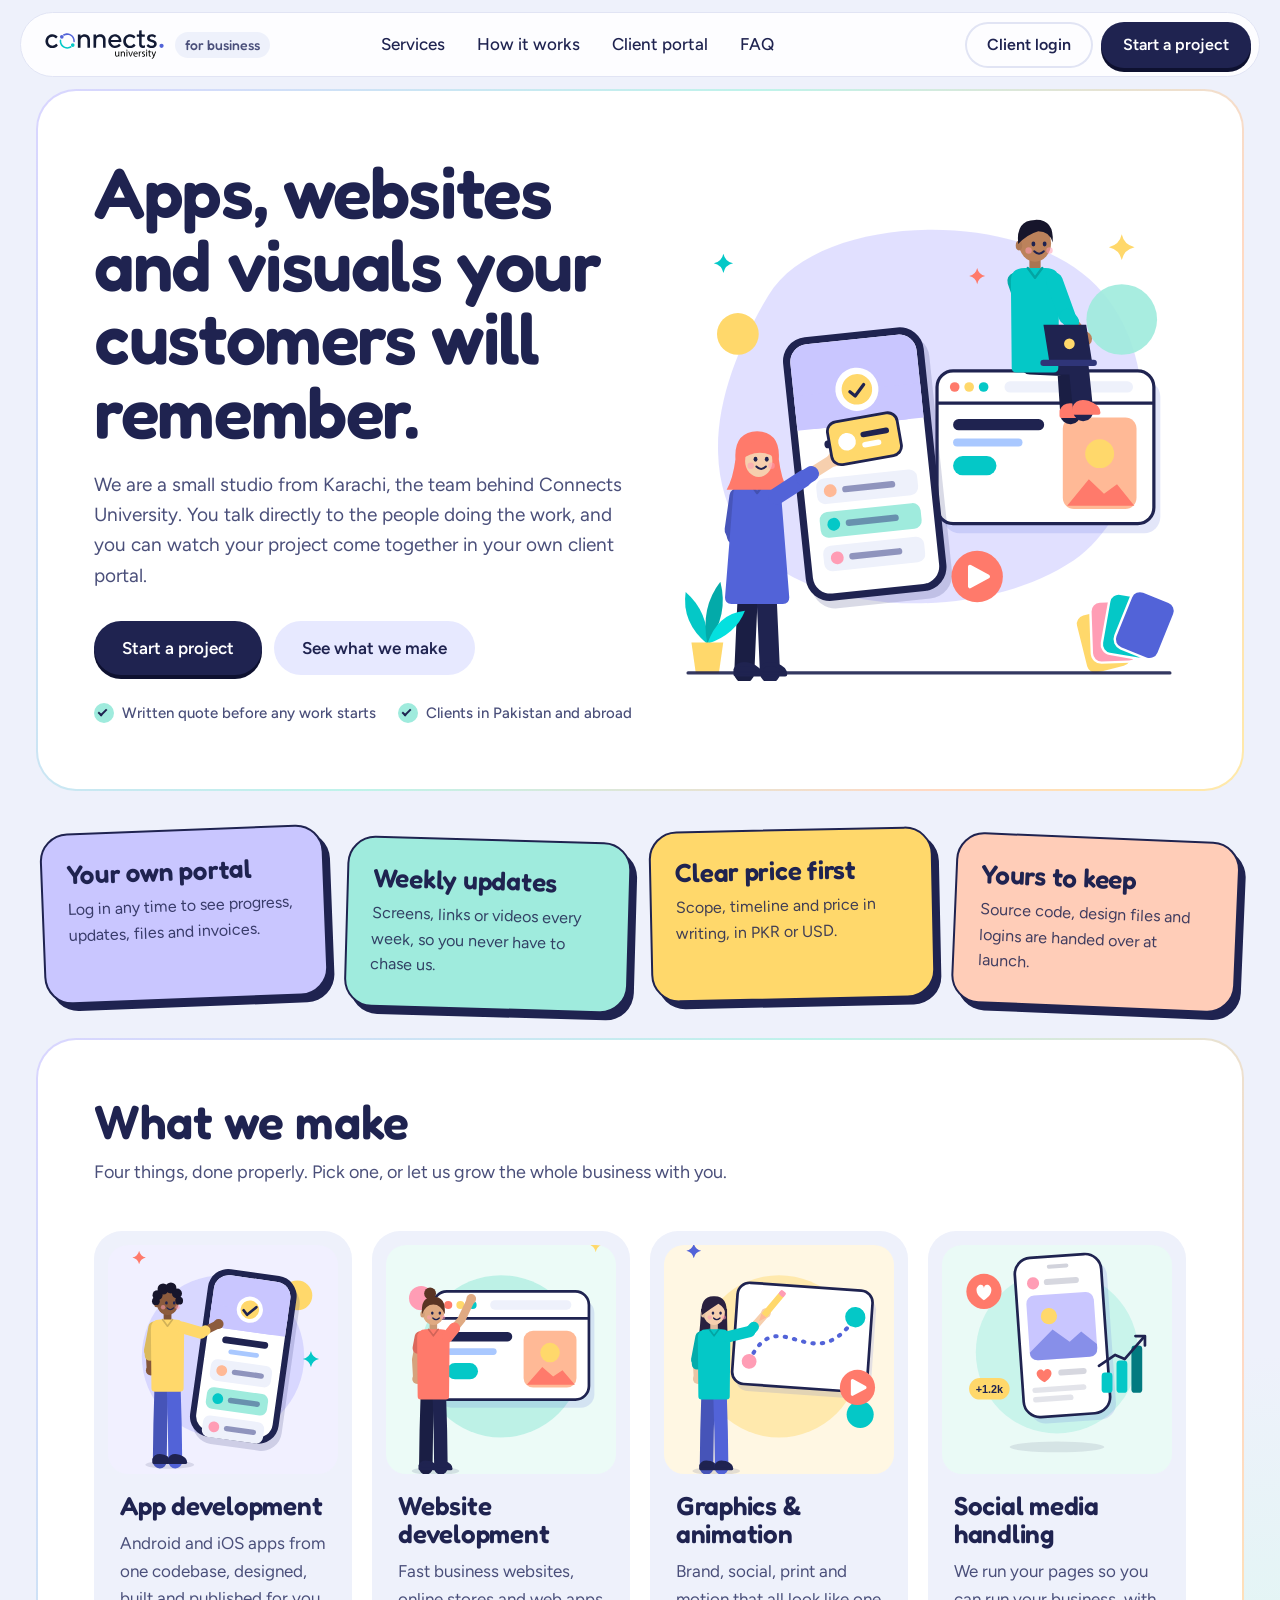
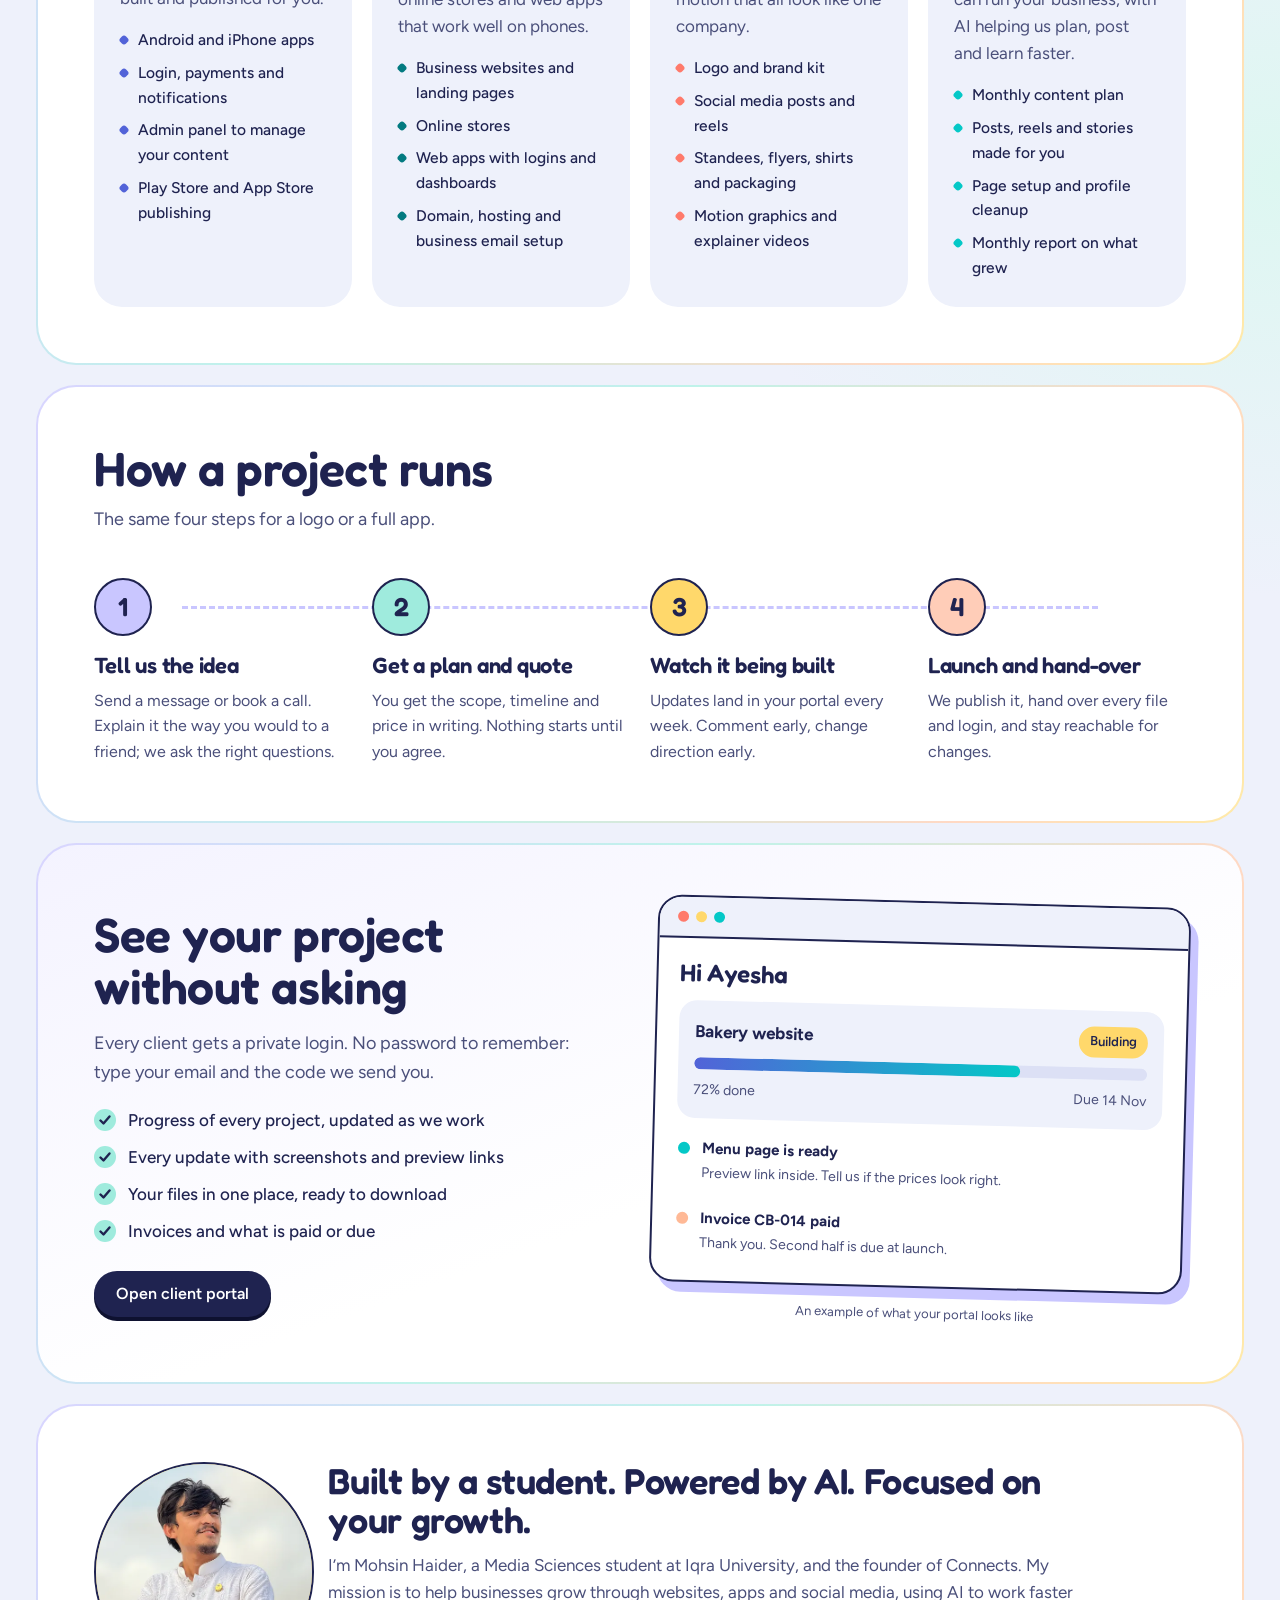
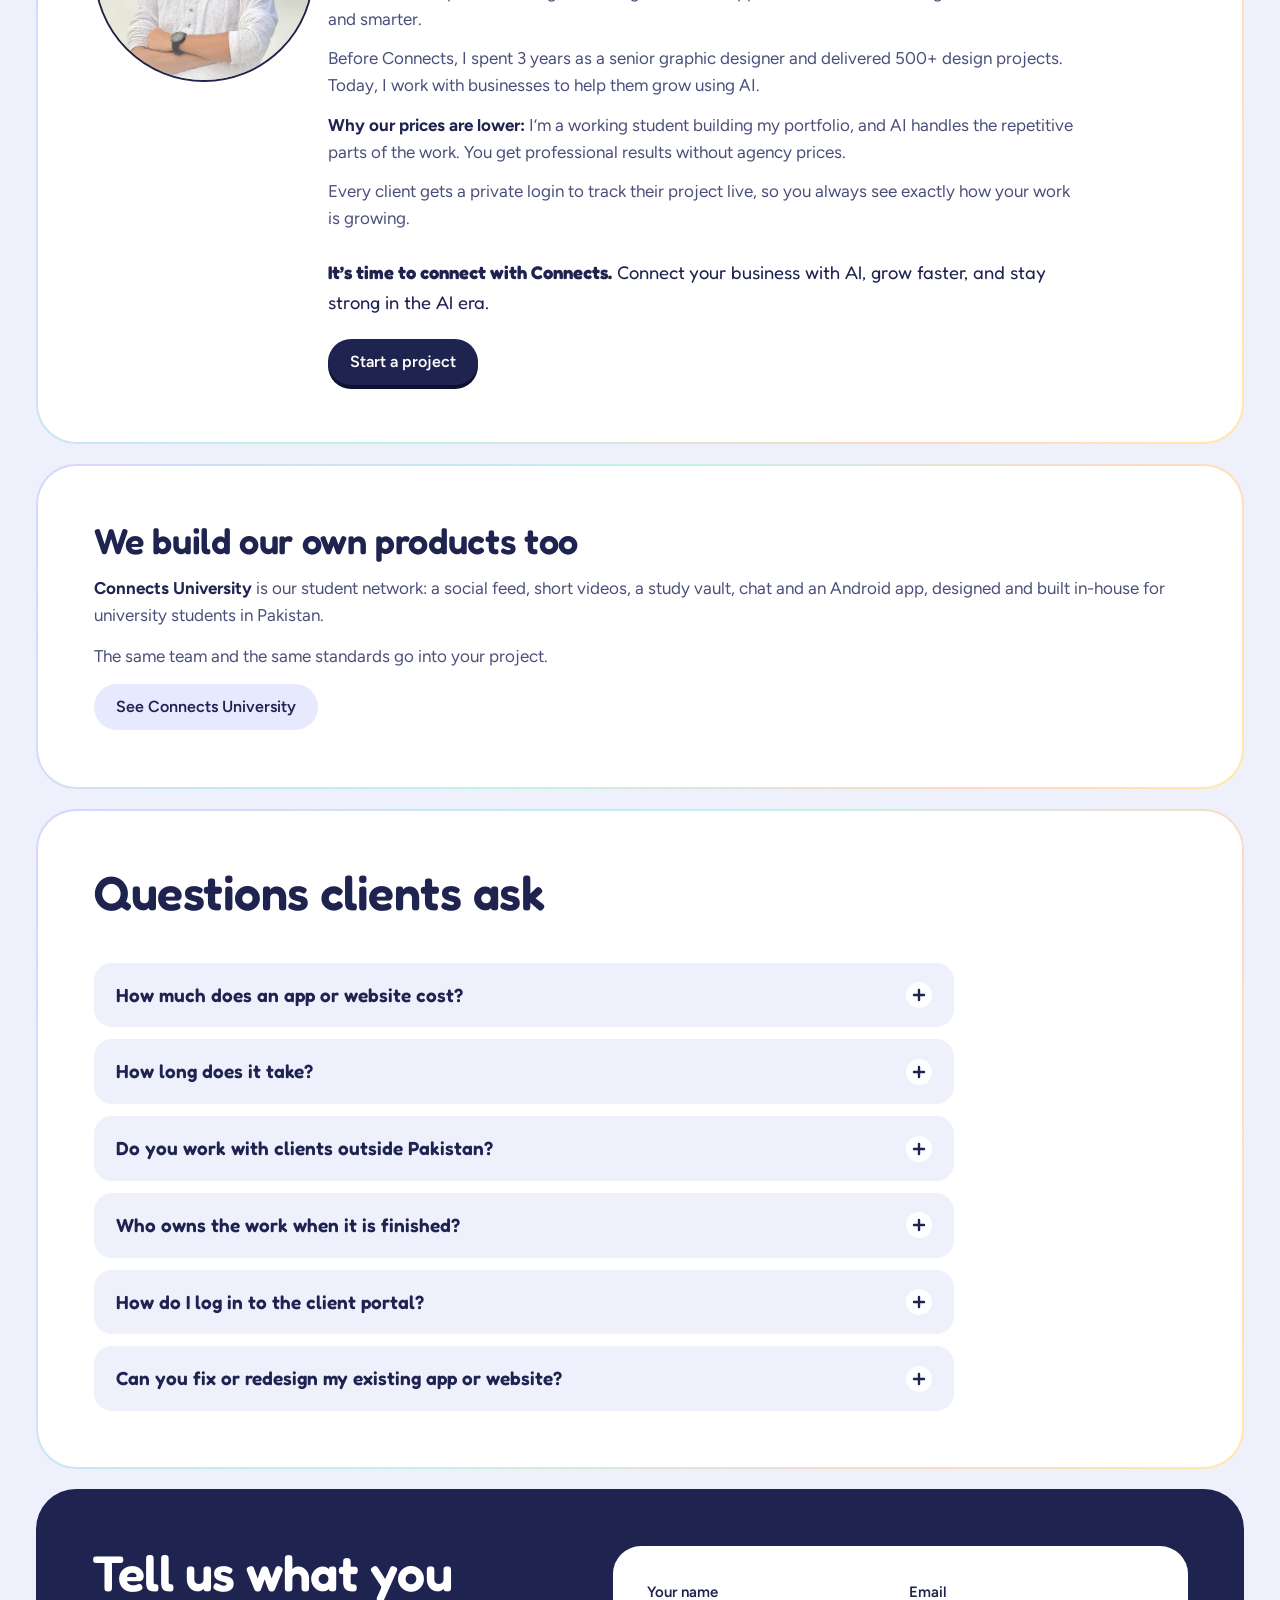
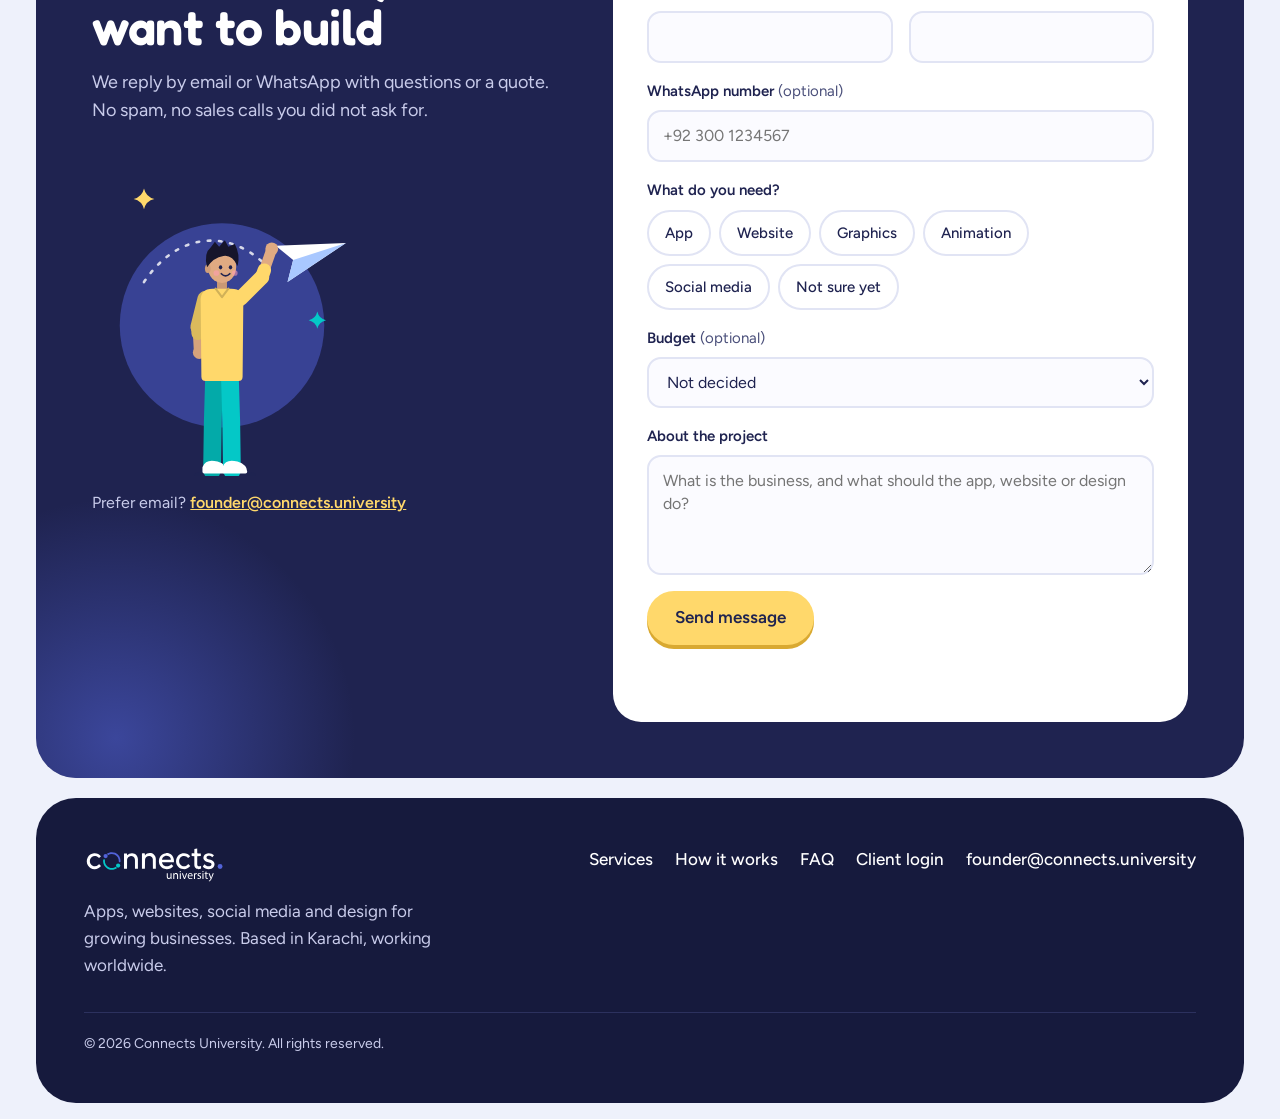
<file: index.html>
<!doctype html>
<html lang="en">
<head>
  <meta charset="utf-8">
  <meta name="viewport" content="width=device-width, initial-scale=1">
  <title>Connects Business | Apps, websites, social media and design with AI</title>
  <meta name="description" content="Connects builds apps, websites, social media and brand design for growing businesses, using AI to work faster. Clear quotes in PKR or USD, weekly updates and your own client portal.">
  <meta name="theme-color" content="#EEF1FB">
  <link rel="icon" href="/img/icon.svg" type="image/svg+xml">
  <meta property="og:title" content="Connects Business | Apps, websites, social media and design with AI">
  <meta property="og:description" content="Apps, websites, social media and design, with a client portal to watch your business grow.">
  <meta property="og:image" content="https://business.connects.university/img/og.jpg">
  <meta property="og:type" content="website">
  <script type="module" crossorigin src="/assets/main-DgNa8-e2.js"></script>
  <link rel="modulepreload" crossorigin href="/assets/config-z10eBw31.js">
  <link rel="stylesheet" crossorigin href="/assets/config-BLILpZjq.css">
  <style>
    .services{grid-template-columns:repeat(4,1fr)}
    @media (width<=1200px){.services{grid-template-columns:repeat(2,1fr);max-width:none}}
    @media (width<=960px){.services{grid-template-columns:1fr;max-width:560px}}
    .s-social .service-art{background:#eafaf6}
    .s-social li:before{background:var(--teal)}
    .proof{grid-template-columns:1fr}
    .proof-founder{order:-1;grid-template-columns:220px 1fr;align-items:start;column-gap:40px}
    .proof-founder img{width:220px}
    .proof-founder div{max-width:68ch}
    @media (width<=720px){.proof-founder{grid-template-columns:1fr}.proof-founder img{width:150px}}
    .proof-founder .about-cta{margin-top:14px;font-family:var(--display);font-size:1.15rem;color:var(--ink)}
    .proof-founder .about-cta+.btn{margin-top:10px;justify-self:start}
  </style>
</head>
<body>
  <a class="skip" href="#main">Skip to content</a>

  <header class="nav-wrap">
    <nav class="nav" aria-label="Main">
      <a class="brand" href="./" aria-label="Connects Business home">
        <img src="/img/logo-on-light.svg" alt="Connects" width="122" height="33">
        <span class="brand-tag">for business</span>
      </a>
      <div class="nav-links">
        <a href="#services">Services</a>
        <a href="#process">How it works</a>
        <a href="#portal">Client portal</a>
        <a href="#faq">FAQ</a>
      </div>
      <div class="nav-cta">
        <a class="btn btn-ghost" href="portal/">Client login</a>
        <a class="btn btn-primary hide-sm" href="#contact">Start a project</a>
      </div>
    </nav>
  </header>

  <main id="main">
    <!-- HERO -->
    <section class="card hero" aria-labelledby="hero-title">
      <div class="hero-copy">
        <h1 id="hero-title">Apps, websites and visuals your customers will remember.</h1>
        <p class="lead">We are a small studio from Karachi, the team behind Connects University. You talk directly to the people doing the work, and you can watch your project come together in your own client portal.</p>
        <div class="hero-actions">
          <a class="btn btn-primary btn-lg" href="#contact">Start a project</a>
          <a class="btn btn-soft btn-lg" href="#services">See what we make</a>
        </div>
        <ul class="hero-points">
          <li><span class="tick" aria-hidden="true"></span>Written quote before any work starts</li>
          <li><span class="tick" aria-hidden="true"></span>Clients in Pakistan and abroad</li>
        </ul>
      </div>
      <div class="hero-art">
        <img src="/illus/hero.svg" alt="" width="640" height="600" fetchpriority="high">
      </div>
    </section>

    <!-- PROMISES (tilted cards) -->
    <section class="promises" aria-label="How we treat every project">
      <article class="promise p1">
        <h2>Your own portal</h2>
        <p>Log in any time to see progress, updates, files and invoices.</p>
      </article>
      <article class="promise p2">
        <h2>Weekly updates</h2>
        <p>Screens, links or videos every week, so you never have to chase us.</p>
      </article>
      <article class="promise p3">
        <h2>Clear price first</h2>
        <p>Scope, timeline and price in writing, in PKR or USD.</p>
      </article>
      <article class="promise p4">
        <h2>Yours to keep</h2>
        <p>Source code, design files and logins are handed over at launch.</p>
      </article>
    </section>

    <!-- SERVICES -->
    <section class="card" id="services" aria-labelledby="services-title">
      <div class="section-head">
        <h2 id="services-title">What we make</h2>
        <p>Four things, done properly. Pick one, or let us grow the whole business with you.</p>
      </div>
      <div class="services">
        <article class="service s-app">
          <div class="service-art"><img src="/illus/svc-app.svg" alt="" width="340" height="380" loading="lazy"></div>
          <h3>App development</h3>
          <p>Android and iOS apps from one codebase, designed, built and published for you.</p>
          <ul>
            <li>Android and iPhone apps</li>
            <li>Login, payments and notifications</li>
            <li>Admin panel to manage your content</li>
            <li>Play Store and App Store publishing</li>
          </ul>
        </article>
        <article class="service s-web">
          <div class="service-art"><img src="/illus/svc-web.svg" alt="" width="340" height="380" loading="lazy"></div>
          <h3>Website development</h3>
          <p>Fast business websites, online stores and web apps that work well on phones.</p>
          <ul>
            <li>Business websites and landing pages</li>
            <li>Online stores</li>
            <li>Web apps with logins and dashboards</li>
            <li>Domain, hosting and business email setup</li>
          </ul>
        </article>
        <article class="service s-motion">
          <div class="service-art"><img src="/illus/svc-motion.svg" alt="" width="340" height="380" loading="lazy"></div>
          <h3>Graphics &amp; animation</h3>
          <p>Brand, social, print and motion that all look like one company.</p>
          <ul>
            <li>Logo and brand kit</li>
            <li>Social media posts and reels</li>
            <li>Standees, flyers, shirts and packaging</li>
            <li>Motion graphics and explainer videos</li>
          </ul>
        </article>
        <article class="service s-social">
          <div class="service-art"><img src="/illus/svc-social.svg" alt="" width="340" height="380" loading="lazy"></div>
          <h3>Social media handling</h3>
          <p>We run your pages so you can run your business, with AI helping us plan, post and learn faster.</p>
          <ul>
            <li>Monthly content plan</li>
            <li>Posts, reels and stories made for you</li>
            <li>Page setup and profile cleanup</li>
            <li>Monthly report on what grew</li>
          </ul>
        </article>
      </div>
    </section>

    <!-- PROCESS -->
    <section class="card" id="process" aria-labelledby="process-title">
      <div class="section-head">
        <h2 id="process-title">How a project runs</h2>
        <p>The same four steps for a logo or a full app.</p>
      </div>
      <ol class="steps">
        <li class="step">
          <span class="step-n" aria-hidden="true">1</span>
          <h3>Tell us the idea</h3>
          <p>Send a message or book a call. Explain it the way you would to a friend; we ask the right questions.</p>
        </li>
        <li class="step">
          <span class="step-n" aria-hidden="true">2</span>
          <h3>Get a plan and quote</h3>
          <p>You get the scope, timeline and price in writing. Nothing starts until you agree.</p>
        </li>
        <li class="step">
          <span class="step-n" aria-hidden="true">3</span>
          <h3>Watch it being built</h3>
          <p>Updates land in your portal every week. Comment early, change direction early.</p>
        </li>
        <li class="step">
          <span class="step-n" aria-hidden="true">4</span>
          <h3>Launch and hand-over</h3>
          <p>We publish it, hand over every file and login, and stay reachable for changes.</p>
        </li>
      </ol>
    </section>

    <!-- PORTAL PREVIEW -->
    <section class="card portal-card" id="portal" aria-labelledby="portal-title">
      <div class="portal-copy">
        <h2 id="portal-title">See your project without asking</h2>
        <p>Every client gets a private login. No password to remember: type your email and the code we send you.</p>
        <ul class="checks">
          <li>Progress of every project, updated as we work</li>
          <li>Every update with screenshots and preview links</li>
          <li>Your files in one place, ready to download</li>
          <li>Invoices and what is paid or due</li>
        </ul>
        <a class="btn btn-primary" href="portal/">Open client portal</a>
      </div>
      <div class="portal-mock" aria-hidden="true">
        <div class="mock-window">
          <div class="mock-top"><span></span><span></span><span></span></div>
          <div class="mock-body">
            <p class="mock-hello">Hi Ayesha</p>
            <div class="mock-project">
              <div class="mock-row">
                <strong>Bakery website</strong>
                <span class="pill pill-build">Building</span>
              </div>
              <div class="bar"><i style="width:72%"></i></div>
              <div class="mock-row small"><span>72% done</span><span>Due 14 Nov</span></div>
            </div>
            <div class="mock-update">
              <span class="dot d-teal"></span>
              <div><strong>Menu page is ready</strong><span>Preview link inside. Tell us if the prices look right.</span></div>
            </div>
            <div class="mock-update">
              <span class="dot d-peach"></span>
              <div><strong>Invoice CB-014 paid</strong><span>Thank you. Second half is due at launch.</span></div>
            </div>
          </div>
        </div>
        <p class="mock-note">An example of what your portal looks like</p>
      </div>
    </section>

    <!-- PROOF -->
    <section class="proof" aria-label="Who you work with">
      <article class="card proof-built">
        <h2>We build our own products too</h2>
        <p><strong>Connects University</strong> is our student network: a social feed, short videos, a study vault, chat and an Android app, designed and built in-house for university students in Pakistan.</p>
        <p>The same team and the same standards go into your project.</p>
        <a class="btn btn-soft" href="https://connects.university" rel="noopener">See Connects University</a>
      </article>
      <article class="card proof-founder">
        <img src="/img/mohsin.webp" alt="Mohsin Haider, founder of Connects" width="480" height="511" loading="lazy">
        <div>
          <h2>Built by a student. Powered by AI. Focused on your growth.</h2>
          <p>I’m Mohsin Haider, a Media Sciences student at Iqra University, and the founder of Connects. My mission is to help businesses grow through websites, apps and social media, using AI to work faster and smarter.</p>
          <p>Before Connects, I spent 3 years as a senior graphic designer and delivered 500+ design projects. Today, I work with businesses to help them grow using AI.</p>
          <p><strong>Why our prices are lower:</strong> I’m a working student building my portfolio, and AI handles the repetitive parts of the work. You get professional results without agency prices.</p>
          <p>Every client gets a private login to track their project live, so you always see exactly how your work is growing.</p>
          <p class="about-cta"><strong>It’s time to connect with Connects.</strong> Connect your business with AI, grow faster, and stay strong in the AI era.</p>
          <a class="btn btn-primary" href="#contact">Start a project</a>
        </div>
      </article>
    </section>

    <!-- FAQ -->
    <section class="card" id="faq" aria-labelledby="faq-title">
      <div class="section-head">
        <h2 id="faq-title">Questions clients ask</h2>
      </div>
      <div class="faq">
        <details>
          <summary>How much does an app or website cost?</summary>
          <p>It depends on what it needs to do. After a short call we send a written quote in PKR, or USD for clients abroad, so you know the full price before anything starts. We usually split payment into parts tied to milestones.</p>
        </details>
        <details>
          <summary>How long does it take?</summary>
          <p>A logo or a set of social posts usually takes a few days. A business website usually takes one to three weeks, and an app usually takes one to three months. Your quote shows the exact dates.</p>
        </details>
        <details>
          <summary>Do you work with clients outside Pakistan?</summary>
          <p>Yes. We work over WhatsApp, email and video calls, and we can quote and invoice in USD. Your portal works the same from anywhere.</p>
        </details>
        <details>
          <summary>Who owns the work when it is finished?</summary>
          <p>You do. At launch we hand over the source code, design files, and every login for your domain, hosting and app store accounts.</p>
        </details>
        <details>
          <summary>How do I log in to the client portal?</summary>
          <p>When your project starts we add your email. Open the client portal, type that email, then type the code we send you. There is no password to remember.</p>
        </details>
        <details>
          <summary>Can you fix or redesign my existing app or website?</summary>
          <p>Yes. Send us the link and tell us what is not working. We will tell you honestly whether fixing it or rebuilding it costs less.</p>
        </details>
      </div>
    </section>

    <!-- CONTACT -->
    <section class="cta" id="contact" aria-labelledby="contact-title">
      <div class="cta-copy">
        <h2 id="contact-title">Tell us what you want to build</h2>
        <p>We reply by email or WhatsApp with questions or a quote. No spam, no sales calls you did not ask for.</p>
        <img src="/illus/cta.svg" alt="" width="300" height="380" loading="lazy">
        <p class="cta-mail">Prefer email? <a href="mailto:founder@connects.university">founder@connects.university</a></p>
      </div>
      <form class="lead-form" id="lead-form" novalidate>
        <div class="field-row">
          <label class="field"><span>Your name</span><input name="name" autocomplete="name" required maxlength="80"></label>
          <label class="field"><span>Email</span><input name="email" type="email" autocomplete="email" required maxlength="160"></label>
        </div>
        <label class="field"><span>WhatsApp number <em>(optional)</em></span><input name="phone" type="tel" autocomplete="tel" inputmode="tel" maxlength="30" placeholder="+92 300 1234567"></label>
        <fieldset class="field chips">
          <legend>What do you need?</legend>
          <label><input type="checkbox" name="services" value="app"><span>App</span></label>
          <label><input type="checkbox" name="services" value="website"><span>Website</span></label>
          <label><input type="checkbox" name="services" value="graphics"><span>Graphics</span></label>
          <label><input type="checkbox" name="services" value="animation"><span>Animation</span></label>
          <label><input type="checkbox" name="services" value="social-media"><span>Social media</span></label>
          <label><input type="checkbox" name="services" value="not-sure"><span>Not sure yet</span></label>
        </fieldset>
        <label class="field"><span>Budget <em>(optional)</em></span>
          <select name="budget">
            <option value="">Not decided</option>
            <option>Under PKR 50,000</option>
            <option>PKR 50,000 to 150,000</option>
            <option>PKR 150,000 to 400,000</option>
            <option>Above PKR 400,000</option>
            <option>I will pay in USD</option>
          </select>
        </label>
        <label class="field"><span>About the project</span><textarea name="message" rows="4" required maxlength="3000" placeholder="What is the business, and what should the app, website or design do?"></textarea></label>
        <label class="hp" aria-hidden="true">Leave this empty<input name="website" tabindex="-1" autocomplete="off"></label>
        <button class="btn btn-sun btn-lg" type="submit">Send message</button>
        <p class="form-status" role="status" aria-live="polite"></p>
      </form>
    </section>
  </main>

  <footer class="footer">
    <div class="footer-top">
      <div>
        <img src="/img/logo-on-dark.svg" alt="Connects" width="140" height="38">
        <p>Apps, websites, social media and design for growing businesses. Based in Karachi, working worldwide.</p>
      </div>
      <div class="footer-links">
        <a href="#services">Services</a>
        <a href="#process">How it works</a>
        <a href="#faq">FAQ</a>
        <a href="portal/">Client login</a>
        <a href="mailto:founder@connects.university">founder@connects.university</a>
      </div>
    </div>
    <p class="footer-legal">© <span id="year">2026</span> Connects University. All rights reserved.</p>
  </footer>
</body>
</html>
</file>
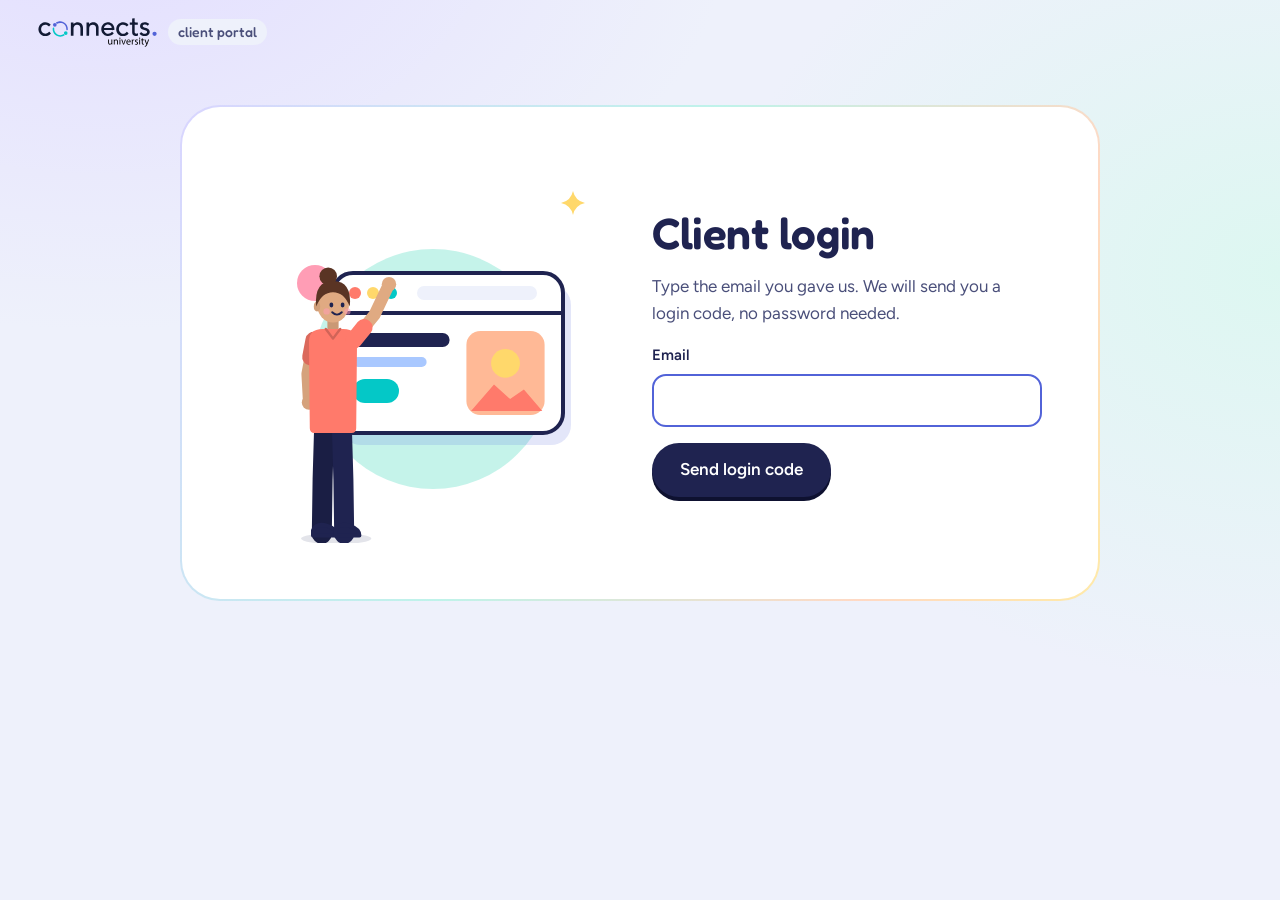
<file: portal/index.html>
<!doctype html>
<html lang="en">
<head>
  <meta charset="utf-8">
  <meta name="viewport" content="width=device-width, initial-scale=1">
  <title>Client portal | Connects Business</title>
  <meta name="robots" content="noindex">
  <meta name="theme-color" content="#EEF1FB">
  <link rel="icon" href="/img/icon.svg" type="image/svg+xml">
  <script type="module" crossorigin src="/assets/portal-DWlLsJma.js"></script>
  <link rel="modulepreload" crossorigin href="/assets/config-z10eBw31.js">
  <link rel="stylesheet" crossorigin href="/assets/config-BLILpZjq.css">
  <link rel="stylesheet" crossorigin href="/assets/portal-BVRZ99jJ.css">
</head>
<body>
  <div id="root"></div>
</body>
</html>
</file>
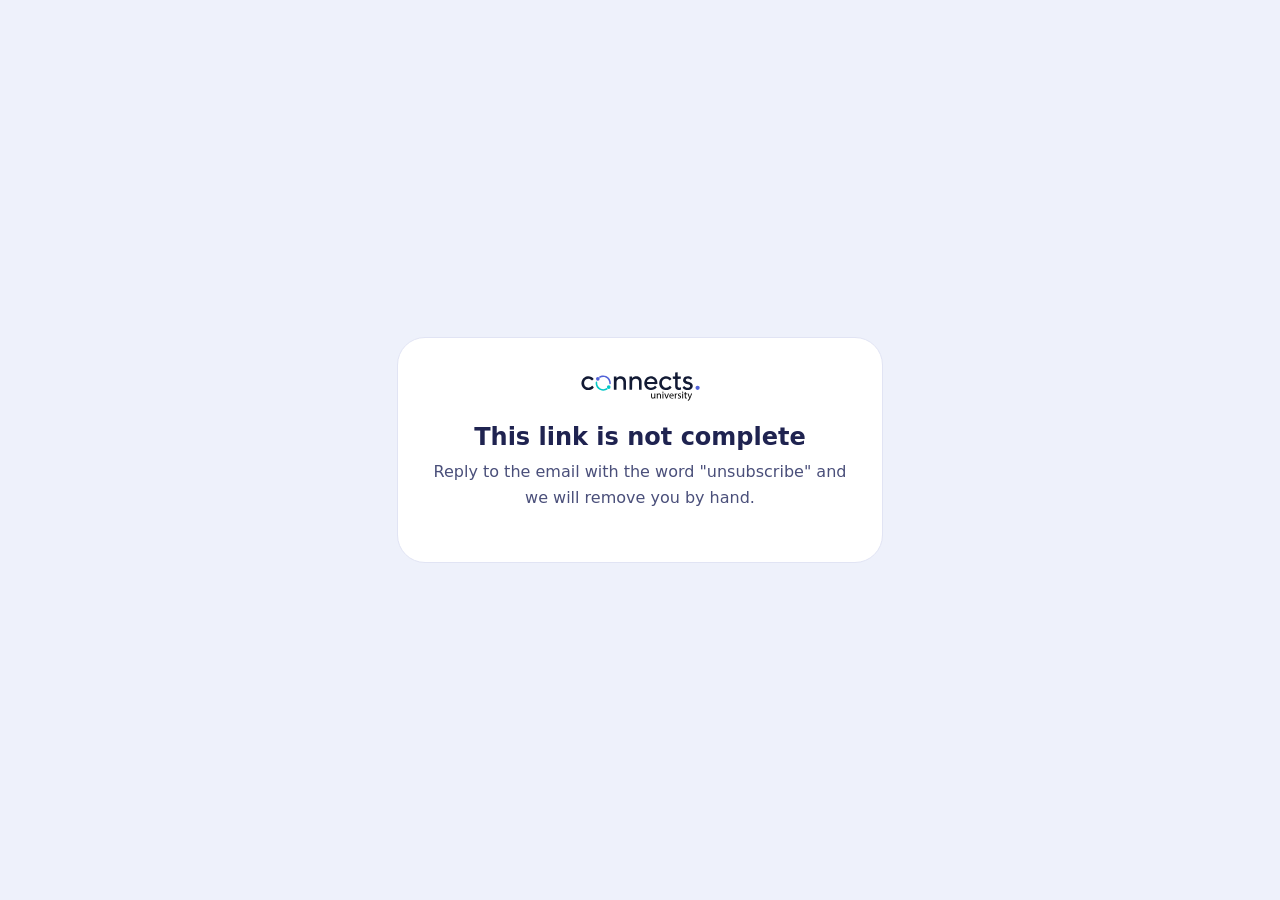
<file: unsubscribe/index.html>
<!doctype html>
<html lang="en">
<head>
  <meta charset="utf-8">
  <meta name="viewport" content="width=device-width, initial-scale=1">
  <title>Unsubscribe | Connects</title>
  <meta name="robots" content="noindex">
  <link rel="icon" href="/img/icon.svg" type="image/svg+xml">
  <style>
    body{margin:0;min-height:100vh;display:grid;place-items:center;background:#eef1fb;color:#1f2350;font-family:system-ui,-apple-system,"Segoe UI",sans-serif}
    main{max-width:420px;margin:24px;padding:32px;background:#fff;border-radius:28px;border:1px solid #e1e4f4;text-align:center}
    h1{font-size:24px;margin:16px 0 8px}
    p{color:#4a4f7a;line-height:1.6;margin:0 0 20px}
    button{font:inherit;font-weight:600;color:#fff;background:#1f2350;border:0;border-radius:999px;padding:12px 26px;cursor:pointer}
    button[disabled]{opacity:.6;cursor:default}
    a{color:#3f4fc4}
  </style>
</head>
<body>
  <main>
    <img src="/img/logo-on-light.svg" alt="Connects" width="122" height="33">
    <h1 id="title">Stop emails from Connects?</h1>
    <p id="text">Press the button and you will not hear from us again.</p>
    <button id="go" type="button">Unsubscribe</button>
  </main>
  <script>
    var API = 'https://npftdlprbrowztsdqxll.supabase.co/functions/v1/outreach-unsub';
    var t = new URLSearchParams(location.search).get('t') || '';
    var title = document.getElementById('title');
    var text = document.getElementById('text');
    var go = document.getElementById('go');
    function done(heading, message) {
      title.textContent = heading;
      text.textContent = message;
      go.remove();
    }
    if (!/^[0-9a-f-]{36}$/i.test(t)) {
      done('This link is not complete', 'Reply to the email with the word "unsubscribe" and we will remove you by hand.');
    }
    go.addEventListener('click', function () {
      go.disabled = true;
      go.textContent = 'Working...';
      fetch(API + '?t=' + encodeURIComponent(t), { method: 'POST' })
        .then(function (r) { return r.json(); })
        .then(function (j) {
          if (j && j.ok) done('You are unsubscribed', 'We will not email you again. Sorry for the interruption.');
          else throw new Error('failed');
        })
        .catch(function () {
          go.disabled = false;
          go.textContent = 'Try again';
          text.textContent = 'That did not work. Try again, or reply to the email with the word "unsubscribe".';
        });
    });
  </script>
</body>
</html>
</file>
<file: assets/config-BLILpZjq.css>
@font-face{font-family:Fredoka Variable;font-style:normal;font-display:swap;font-weight:300 700;src:url(/assets/fredoka-hebrew-wght-normal-DdnsCkLr.woff2)format("woff2-variations");unicode-range:U+307-308,U+590-5FF,U+200C-2010,U+20AA,U+25CC,U+FB1D-FB4F}@font-face{font-family:Fredoka Variable;font-style:normal;font-display:swap;font-weight:300 700;src:url(/assets/fredoka-latin-ext-wght-normal-CYrqKuxd.woff2)format("woff2-variations");unicode-range:U+100-2BA,U+2BD-2C5,U+2C7-2CC,U+2CE-2D7,U+2DD-2FF,U+304,U+308,U+329,U+1D00-1DBF,U+1E00-1E9F,U+1EF2-1EFF,U+2020,U+20A0-20AB,U+20AD-20C0,U+2113,U+2C60-2C7F,U+A720-A7FF}@font-face{font-family:Fredoka Variable;font-style:normal;font-display:swap;font-weight:300 700;src:url(/assets/fredoka-latin-wght-normal-DM6njrJ3.woff2)format("woff2-variations");unicode-range:U+??,U+131,U+152-153,U+2BB-2BC,U+2C6,U+2DA,U+2DC,U+304,U+308,U+329,U+2000-206F,U+20AC,U+2122,U+2191,U+2193,U+2212,U+2215,U+FEFF,U+FFFD}@font-face{font-family:Figtree Variable;font-style:normal;font-display:swap;font-weight:300 900;src:url(/assets/figtree-latin-ext-wght-normal-DCwSJGxG.woff2)format("woff2-variations");unicode-range:U+100-2BA,U+2BD-2C5,U+2C7-2CC,U+2CE-2D7,U+2DD-2FF,U+304,U+308,U+329,U+1D00-1DBF,U+1E00-1E9F,U+1EF2-1EFF,U+2020,U+20A0-20AB,U+20AD-20C0,U+2113,U+2C60-2C7F,U+A720-A7FF}@font-face{font-family:Figtree Variable;font-style:normal;font-display:swap;font-weight:300 900;src:url(/assets/figtree-latin-wght-normal-D_ZTVpCC.woff2)format("woff2-variations");unicode-range:U+??,U+131,U+152-153,U+2BB-2BC,U+2C6,U+2DA,U+2DC,U+304,U+308,U+329,U+2000-206F,U+20AC,U+2122,U+2191,U+2193,U+2212,U+2215,U+FEFF,U+FFFD}:root{--ink:#1f2350;--ink-2:#4a4f7a;--indigo:#5263d8;--indigo-d:#3f4fc4;--teal:#04c8c7;--teal-d:#027a80;--lilac:#c9c6ff;--mint:#9febdd;--peach:#ffb996;--butter:#ffd86b;--pink:#ff9db5;--coral:#ff7a6b;--cloud:#eef1fb;--white:#fff;--line:#e1e4f4;--display:"Fredoka Variable", "Fredoka", ui-rounded, system-ui, sans-serif;--body:"Figtree Variable", "Figtree", system-ui, -apple-system, "Segoe UI", sans-serif;--r-xl:40px;--r-lg:28px;--r-md:18px;--gap:clamp(12px, 1.6vw, 20px);--pad:clamp(22px, 4.4vw, 64px);--rim:linear-gradient(120deg, #d9d5ff, #bff3ea 45%, #ffd9c4 80%, #ffeaa8)}*,:before,:after{box-sizing:border-box}html{scroll-behavior:smooth;scroll-padding-top:96px}@media (prefers-reduced-motion:reduce){html{scroll-behavior:auto}}body{font-family:var(--body);color:var(--ink);background:radial-gradient(900px 600px at 8% -10%, #e3deff 0, transparent 70%), radial-gradient(800px 600px at 100% 30%, #ddf7f1 0, transparent 70%), var(--cloud);-webkit-font-smoothing:antialiased;text-rendering:optimizelegibility;margin:0;font-size:17px;line-height:1.6}img{max-width:100%;height:auto;display:block}a{color:var(--indigo-d)}h1,h2,h3{font-family:var(--display);letter-spacing:-.01em;margin:0;font-weight:600;line-height:1.08}p{margin:0}:focus-visible{outline:3px solid var(--indigo);outline-offset:3px;border-radius:10px}.skip{background:var(--ink);color:#fff;z-index:50;border-radius:12px;padding:10px 16px;position:absolute;top:8px;left:-999px}.skip:focus{left:12px}main{gap:var(--gap);max-width:1240px;margin:0 auto;padding:0 16px;display:grid}.btn{font:600 16px/1 var(--body);cursor:pointer;border:0;border-radius:999px;justify-content:center;align-items:center;gap:8px;min-height:46px;padding:13px 22px;text-decoration:none;transition:transform .15s,background-color .15s,box-shadow .15s;display:inline-flex}.btn:active{transform:translateY(1px)}.btn-lg{min-height:54px;padding:16px 28px;font-size:17px}.btn-primary{background:var(--ink);color:#fff;box-shadow:0 4px #0e1130}.btn-primary:hover{background:#2a2f66}.btn-soft{color:var(--ink);background:#e7e9ff}.btn-soft:hover{background:#daddff}.btn-ghost{color:var(--ink);box-shadow:inset 0 0 0 2px var(--line);background:0 0}.btn-ghost:hover{box-shadow:inset 0 0 0 2px var(--lilac)}.btn-sun{background:var(--butter);color:var(--ink);box-shadow:0 4px #d9a931}.btn-sun:hover{background:#ffe07f}.btn[disabled]{opacity:.6;cursor:progress}.nav-wrap{z-index:20;padding:12px 16px;position:sticky;top:0}.nav{-webkit-backdrop-filter:blur(14px);border:1.5px solid var(--line);background:#ffffffdb;border-radius:999px;align-items:center;gap:16px;max-width:1240px;margin:0 auto;padding:8px 8px 8px 22px;display:flex}.brand{color:var(--ink);flex:none;align-items:center;gap:10px;text-decoration:none;display:flex}.brand img{width:122px;height:auto}.brand-tag{font:500 14px/1 var(--display);color:var(--ink-2);background:var(--cloud);border-radius:999px;padding:6px 10px}.nav-links{gap:4px;margin:0 auto;display:flex}.nav-links a{color:var(--ink);border-radius:999px;padding:10px 14px;font-weight:500;text-decoration:none}.nav-links a:hover{background:var(--cloud)}.nav-cta{gap:8px;margin-left:auto;display:flex}@media (width<=960px){.nav-links{display:none}}@media (width<=560px){.hide-sm,.brand-tag{display:none}.nav{padding-left:16px}.brand img{width:108px}}.card{background:linear-gradient(var(--white), var(--white)) padding-box, var(--rim) border-box;border-radius:var(--r-xl);padding:var(--pad);border:2px solid #0000}.section-head{gap:10px;max-width:640px;margin-bottom:clamp(24px,4vw,44px);display:grid}.section-head h2{font-size:clamp(32px,4vw,48px)}.section-head p{color:var(--ink-2);font-size:18px}.hero{grid-template-columns:1.05fr 1fr;align-items:center;gap:clamp(20px,3vw,48px);padding-block:clamp(32px,5vw,72px);display:grid;overflow:hidden}.hero h1{letter-spacing:-.02em;max-width:13ch;font-size:clamp(40px,5.6vw,72px);line-height:1.02}.lead{color:var(--ink-2);max-width:52ch;margin-top:22px;font-size:clamp(17px,1.5vw,19px)}.hero-actions{flex-wrap:wrap;gap:12px;margin-top:30px;display:flex}.hero-points{color:var(--ink-2);flex-wrap:wrap;gap:10px 22px;margin:26px 0 0;padding:0;font-size:15px;font-weight:500;list-style:none;display:flex}.hero-points li{align-items:center;gap:8px;display:flex}.tick{background:var(--mint);border-radius:50%;flex:none;width:20px;height:20px;position:relative}.tick:after{content:"";border:solid var(--ink);border-width:0 2.4px 2.4px 0;width:5px;height:9px;position:absolute;top:4px;left:6px;transform:rotate(45deg)}.hero-art img{width:100%;max-width:620px;margin-left:auto;animation:.9s cubic-bezier(.2,.8,.2,1) both float-in}@keyframes float-in{0%{opacity:0;transform:translateY(18px)scale(.98)}to{opacity:1;transform:none}}@media (prefers-reduced-motion:reduce){.hero-art img{animation:none}}@media (width<=880px){.hero{grid-template-columns:1fr}.hero-art{order:-1}.hero-art img{max-width:440px;margin:0 auto}}.promises{gap:var(--gap);grid-template-columns:repeat(4,1fr);padding:18px 6px;display:grid}.promise{border-radius:var(--r-lg);border:2px solid var(--ink);box-shadow:6px 7px 0 var(--ink);align-content:start;gap:8px;padding:26px 24px 28px;display:grid}.promise h2{font-size:26px}.promise p{color:var(--ink);opacity:.85;font-size:16px}.p1{background:var(--lilac);transform:rotate(-2.2deg)}.p2{background:var(--mint);transform:rotate(1.6deg)translateY(10px)}.p3{background:var(--butter);transform:rotate(-1.2deg)}.p4{background:#ffcdb8;transform:rotate(2.4deg)translateY(8px)}@media (width<=960px){.promises{grid-template-columns:repeat(2,1fr);gap:18px}}@media (width<=520px){.promises{grid-template-columns:1fr;padding-inline:10px}.promise{transform:rotate(var(--t,-1.2deg))}.p2,.p4{--t:1.2deg}}.services{gap:var(--gap);grid-template-columns:repeat(3,1fr);display:grid}.service{border-radius:var(--r-lg);background:var(--cloud);align-content:start;gap:10px;padding:14px 14px 26px;display:grid}.service-art{background:var(--white);border-radius:20px;margin-bottom:8px;overflow:hidden}.service-art img{width:100%;margin-top:-12%}.s-app .service-art{background:#f1f0ff}.s-web .service-art{background:#ecfbf7}.s-motion .service-art{background:#fff7e3}.service h3,.service>p,.service ul{padding-inline:12px}.service h3{font-size:26px}.service>p{color:var(--ink-2)}.service ul{gap:8px;margin:6px 0 0;font-size:15.5px;font-weight:500;list-style:none;display:grid}.service li{align-items:baseline;gap:10px;display:flex}.service li:before{content:"";background:var(--indigo);border-radius:3px;flex:none;width:8px;height:8px;transform:translateY(-1px)rotate(45deg)}.s-web li:before{background:var(--teal-d)}.s-motion li:before{background:var(--coral)}@media (width<=960px){.services{grid-template-columns:1fr;max-width:560px}}.steps{gap:var(--gap);grid-template-columns:repeat(4,1fr);margin:0;padding:0;list-style:none;display:grid;position:relative}.steps:before{content:"";border-top:3px dashed var(--lilac);position:absolute;top:28px;left:8%;right:8%}.step{align-content:start;gap:10px;display:grid;position:relative}.step-n{width:58px;height:58px;font:600 26px/1 var(--display);border:2px solid var(--ink);background:var(--white);border-radius:50%;place-items:center;display:grid;position:relative}.step:first-child .step-n{background:var(--lilac)}.step:nth-child(2) .step-n{background:var(--mint)}.step:nth-child(3) .step-n{background:var(--butter)}.step:nth-child(4) .step-n{background:#ffcdb8}.step h3{margin-top:8px;font-size:22px}.step p{color:var(--ink-2);font-size:16px}@media (width<=880px){.steps{grid-template-columns:1fr;gap:26px}.steps:before{border-top:0;border-left:3px dashed var(--lilac);inset:10px auto 10px 28px}.step{grid-template-columns:58px 1fr;column-gap:18px}.step-n{grid-row:span 2}.step h3{margin-top:12px}}.portal-card{background:linear-gradient(160deg, #f4f3ff, #fff 60%) padding-box, var(--rim) border-box;grid-template-columns:1fr 1.05fr;align-items:center;gap:clamp(24px,4vw,56px);display:grid}.portal-copy{justify-items:start;gap:16px;display:grid}.portal-copy h2{font-size:clamp(32px,4vw,48px)}.portal-copy>p{color:var(--ink-2);font-size:18px}.checks{gap:10px;margin:4px 0 10px;padding:0;font-weight:500;list-style:none;display:grid}.checks li{align-items:flex-start;gap:12px;display:flex}.checks li:before{content:"";background:var(--mint) url("data:image/svg+xml,%3Csvg xmlns='http://www.w3.org/2000/svg' viewBox='0 0 22 22'%3E%3Cpath d='M6.5 11.5l3 3 6-7' fill='none' stroke='%231F2350' stroke-width='2.4' stroke-linecap='round' stroke-linejoin='round'/%3E%3C/svg%3E") center/100% no-repeat;border-radius:50%;flex:none;width:22px;height:22px;margin-top:2px}.portal-mock{transform:rotate(1.5deg)}.mock-window{background:var(--white);border:2px solid var(--ink);box-shadow:8px 10px 0 var(--lilac);border-radius:24px;overflow:hidden}.mock-top{border-bottom:2px solid var(--ink);background:var(--cloud);gap:7px;padding:14px 18px;display:flex}.mock-top span{background:var(--coral);border-radius:50%;width:11px;height:11px}.mock-top span:nth-child(2){background:var(--butter)}.mock-top span:nth-child(3){background:var(--teal)}.mock-body{gap:14px;padding:22px;display:grid}.mock-hello{font:600 24px/1.1 var(--display)}.mock-project{background:var(--cloud);border-radius:18px;gap:10px;padding:16px;display:grid}.mock-row{justify-content:space-between;align-items:center;gap:10px;display:flex}.mock-row.small{color:var(--ink-2);font-size:14px}.pill{white-space:nowrap;border-radius:999px;padding:5px 11px;font-size:13px;font-weight:600}.pill-build{background:var(--butter)}.bar{background:#dce0f5;border-radius:99px;height:12px;overflow:hidden}.bar i{border-radius:inherit;background:linear-gradient(90deg, var(--indigo), var(--teal));height:100%;display:block}.mock-update{align-items:flex-start;gap:12px;padding:4px 2px;display:flex}.mock-update div{gap:2px;font-size:15px;display:grid}.mock-update span:not(.dot){color:var(--ink-2);font-size:14px}.dot{border-radius:50%;flex:none;width:12px;height:12px;margin-top:6px}.d-teal{background:var(--teal)}.d-peach{background:var(--peach)}.mock-note{text-align:center;color:var(--ink-2);margin-top:16px;font-size:13px}@media (width<=880px){.portal-card{grid-template-columns:1fr}.portal-mock{transform:none}}.proof{gap:var(--gap);grid-template-columns:1fr 1fr;display:grid}.proof .card{align-content:start;gap:14px;display:grid}.proof h2{font-size:clamp(28px,3vw,36px)}.proof p{color:var(--ink-2)}.proof p strong{color:var(--ink)}.proof-built{background:linear-gradient(#fff, #fff) padding-box, var(--rim) border-box;justify-items:start}.proof-founder{grid-template-columns:170px 1fr;align-items:center;column-gap:26px}.proof-founder img{aspect-ratio:1;object-fit:cover;object-position:center 12%;background:var(--butter);border:2px solid var(--ink);border-radius:50%;width:170px}.proof-founder div{gap:12px;display:grid}@media (width<=960px){.proof{grid-template-columns:1fr}}@media (width<=520px){.proof-founder{grid-template-columns:1fr}.proof-founder img{width:132px}}.faq{gap:12px;max-width:860px;display:grid}.faq details{border-radius:var(--r-md);background:var(--cloud);padding:0 22px}.faq summary{cursor:pointer;font:600 19px/1.3 var(--display);padding:20px 40px 20px 0;list-style:none;position:relative}.faq summary::-webkit-details-marker{display:none}.faq summary:after{content:"";background:var(--white) url("data:image/svg+xml,%3Csvg xmlns='http://www.w3.org/2000/svg' viewBox='0 0 26 26'%3E%3Cpath d='M8 13h10M13 8v10' stroke='%231F2350' stroke-width='2.4' stroke-linecap='round'/%3E%3C/svg%3E") center/100% no-repeat;border-radius:50%;width:26px;height:26px;margin-top:-13px;transition:transform .2s;position:absolute;top:50%;right:0}.faq details[open] summary:after{transform:rotate(45deg)}.faq details p{color:var(--ink-2);max-width:70ch;padding:0 0 22px}.faq details[open]{background:#e9e7ff}.cta{background:var(--ink);color:#fff;border-radius:var(--r-xl);padding:var(--pad);grid-template-columns:.9fr 1.1fr;gap:clamp(24px,4vw,56px);display:grid;position:relative;overflow:hidden}.cta:before{content:"";pointer-events:none;background:radial-gradient(circle,#5263d88c,#0000 65%);border-radius:50%;width:520px;height:520px;position:absolute;bottom:-220px;left:-180px}.cta-copy{align-content:start;gap:14px;display:grid;position:relative}.cta-copy h2{color:#fff;font-size:clamp(32px,4vw,50px)}.cta-copy p{color:#c9cceb;max-width:42ch;font-size:18px}.cta-copy img{width:260px;margin-top:8px}.cta-mail{font-size:16px!important}.cta-mail a{color:var(--butter);font-weight:600}.lead-form{color:var(--ink);border-radius:var(--r-lg);background:#fff;align-content:start;gap:16px;padding:clamp(20px,3vw,34px);display:grid;position:relative}.field-row{grid-template-columns:1fr 1fr;gap:16px;display:grid}.field{border:0;gap:7px;min-width:0;margin:0;padding:0;display:grid}.field>span,.field legend{padding:0;font-size:15px;font-weight:600}.field em{color:var(--ink-2);font-style:normal;font-weight:400}.field input,.field select,.field textarea{font:400 16px/1.4 var(--body);color:var(--ink);border:2px solid var(--line);background:#fbfbff;border-radius:14px;width:100%;padding:13px 14px}.field textarea{resize:vertical;min-height:116px}.field input:focus,.field select:focus,.field textarea:focus{border-color:var(--indigo);background:#fff;outline:none}.field [aria-invalid=true]{border-color:var(--coral)}.chips{flex-wrap:wrap;gap:8px;display:flex}.chips legend{width:100%;margin-bottom:8px}.chips label{position:relative}.chips input{opacity:0;cursor:pointer;margin:0;position:absolute;inset:0}.chips span{border:2px solid var(--line);cursor:pointer;border-radius:999px;padding:9px 16px;font-size:15px;font-weight:500;transition:background-color .15s,border-color .15s;display:inline-block}.chips input:checked+span{background:var(--lilac);border-color:var(--indigo)}.chips input:focus-visible+span{outline:3px solid var(--indigo);outline-offset:2px}.hp{width:1px;height:1px;position:absolute;left:-9999px;overflow:hidden}.lead-form .btn{justify-self:start}.form-status{min-height:1.6em;font-weight:600}.form-status.ok{color:var(--teal-d)}.form-status.err{color:#c2362a}.lead-form.sent{text-align:center;place-content:center;min-height:360px}.sent-msg{justify-items:center;gap:10px;display:grid}.sent-msg h3{font-size:30px}.sent-msg p{color:var(--ink-2);max-width:36ch}@media (width<=880px){.cta{grid-template-columns:1fr}.cta-copy img{display:none}}@media (width<=520px){.field-row{grid-template-columns:1fr}.lead-form .btn{justify-self:stretch}}.footer{max-width:1208px;margin:var(--gap) auto 16px;color:#c9cceb;border-radius:var(--r-xl);background:#161a3d;width:calc(100% - 32px);padding:clamp(28px,4vw,48px)}.footer-top{flex-wrap:wrap;justify-content:space-between;gap:28px;display:flex}.footer-top>div:first-child{gap:14px;max-width:360px;display:grid}.footer-top img{width:140px}.footer-links{flex-wrap:wrap;align-content:start;gap:10px 22px;display:flex}.footer-links a{color:#fff;font-weight:500;text-decoration:none}.footer-links a:hover{text-decoration:underline}.footer-legal{border-top:1px solid #2c315e;margin-top:32px;padding-top:20px;font-size:14px}
</file>
<file: assets/portal-BVRZ99jJ.css>
.pt-shell{min-height:100vh}.pt-head{flex-wrap:wrap;justify-content:space-between;align-items:center;gap:12px;max-width:1240px;margin:0 auto;padding:16px;display:flex}.pt-who{align-items:center;gap:12px;display:flex}.pt-email{color:var(--ink-2);font-size:14px;font-weight:500}@media (width<=560px){.pt-email{display:none}}.pt-main{gap:var(--gap);max-width:1240px;margin:0 auto;padding:0 16px 40px;display:grid}.pt-loading{text-align:center;color:var(--ink-2);padding:40px 0}.muted{color:var(--ink-2)}.pt-error{color:#b42318;background:#fff0ee;border-radius:12px;padding:10px 14px;font-weight:500}.pt-ok{color:#05666b;background:#e6fbf7;border-radius:12px;padding:10px 14px;font-weight:500}.linkish{font:600 15px var(--body);color:var(--indigo-d);cursor:pointer;text-underline-offset:3px;background:0 0;border:0;padding:4px 0;text-decoration:underline}.linkish:disabled{color:var(--ink-2);cursor:default;text-decoration:none}.linkish.danger{color:#b42318}.pt-pad{padding:clamp(20px,3vw,32px)}.pt-row,.pt-actions{flex-wrap:wrap;align-items:center;gap:10px 16px;display:flex}.pt-bar{flex-wrap:wrap;justify-content:space-between;align-items:center;gap:14px;display:flex}.pt-bar h1,.pt-admin>.pt-bar h1{font-size:clamp(28px,3.4vw,40px)}.pt-bar h2{font-size:26px}.pt-login{grid-template-columns:1fr 1fr;align-items:center;gap:24px;width:100%;max-width:920px;margin:clamp(10px,4vw,40px) auto 0;display:grid}.pt-login-art{max-width:340px;margin:0 auto}.pt-login-box form{gap:16px;display:grid}.pt-login-box h1{font-size:clamp(32px,4vw,44px)}.pt-login-box .btn{justify-self:start}.pt-code{letter-spacing:.3em;text-align:center;font:600 28px/1 var(--display)!important}@media (width<=760px){.pt-login{grid-template-columns:1fr}.pt-login-art{order:-1;max-width:200px}.pt-login-box .btn{justify-self:stretch}}.pt-hello h1{font-size:clamp(34px,4.4vw,52px)}.pt-hello{gap:6px;padding:10px 6px 4px;display:grid}.pt-empty{text-align:center;justify-items:center;gap:12px;display:grid}.pt-empty img{width:220px}.pt-empty p{max-width:52ch}.pt-help{text-align:center;padding:10px;font-size:15px}.pt-projects{grid-template-columns:repeat(auto-fill,minmax(250px,1fr));gap:12px;display:grid}.pt-project{text-align:left;font:inherit;color:inherit;cursor:pointer;border-radius:var(--r-lg);border:2px solid var(--line);background:#fff;gap:10px;padding:18px;display:grid}.pt-project:hover{border-color:var(--lilac)}.pt-project.active{border-color:var(--ink);box-shadow:4px 5px 0 var(--lilac)}.pt-project strong{font:600 19px/1.2 var(--display)}.pt-project-top,.pt-project-meta{justify-content:space-between;align-items:center;gap:8px;display:flex}.pt-project-meta{color:var(--ink-2);font-size:14px}.svc{background:var(--cloud);border-radius:8px;padding:4px 10px;font-size:13px;font-weight:600;display:inline-block}.svc-app{background:#e7e5ff}.svc-website{background:#ddf7f1}.svc-graphics{background:#fff1cc}.svc-animation{background:#ffe2d6}.st-planning{background:#e7e5ff}.st-design{background:#ffe2ea}.st-building{background:var(--butter)}.st-review{background:#ffd7c7}.st-live{background:var(--mint)}.st-paused{background:#e4e6ef}.pt-detail{gap:18px;padding:clamp(20px,3.4vw,40px);display:grid}.pt-detail-head{justify-content:space-between;align-items:flex-start;gap:18px;display:flex}.pt-detail-head>div:first-child{justify-items:start;gap:8px;display:grid}.pt-detail-head h2{font-size:clamp(28px,3.4vw,40px)}.pt-big{text-align:right;display:grid}.pt-big strong{font:600 clamp(40px, 5vw, 60px)/1 var(--display)}.pt-big span{color:var(--ink-2);font-weight:500}.pt-detail .bar{height:16px}.pt-flow{color:var(--ink-2);grid-template-columns:repeat(5,1fr);gap:6px;margin:0;padding:0;font-size:14px;font-weight:600;list-style:none;display:grid}.pt-flow li{gap:8px;display:grid}.pt-flow li span{background:#e1e4f4;border-radius:6px;height:6px}.pt-flow li.done span{background:var(--teal)}.pt-flow li.now{color:var(--ink)}.pt-flow li.now span{background:var(--indigo)}@media (width<=560px){.pt-flow{font-size:11.5px}}.pt-paused{background:#f1f2f7;border-radius:12px;padding:10px 14px;font-weight:500}.pt-facts{flex-wrap:wrap;gap:10px;margin:0;display:flex}.pt-facts div{background:var(--cloud);border-radius:14px;padding:10px 14px}.pt-facts dt{color:var(--ink-2);font-size:13px}.pt-facts dd{margin:0;font-weight:600}.pt-cols{grid-template-columns:1.3fr 1fr;gap:clamp(18px,3vw,36px);margin-top:6px;display:grid}.pt-cols h3{margin-bottom:12px;font-size:22px}.pt-side{align-content:start;gap:26px;display:grid}@media (width<=860px){.pt-cols{grid-template-columns:1fr}}.pt-timeline{border-left:3px solid var(--lilac);gap:18px;margin:0;padding:0 0 0 22px;list-style:none;display:grid}.pt-timeline li{justify-items:start;gap:4px;display:grid;position:relative}.pt-timeline li:before{content:"";background:var(--teal);border:3px solid #fff;border-radius:50%;width:14px;height:14px;position:absolute;top:4px;left:-32px}.pt-timeline time{color:var(--ink-2);font-size:13px;font-weight:600}.pt-timeline p{white-space:pre-wrap}.pt-tag{background:var(--cloud);border-radius:8px;padding:3px 9px;font-size:12.5px;font-weight:600}.pt-files,.pt-invoices{gap:8px;margin:0;padding:0;list-style:none;display:grid}.pt-files li{background:var(--cloud);border-radius:12px;flex-wrap:wrap;justify-content:space-between;align-items:center;gap:4px 12px;padding:10px 14px;display:flex}.pt-files .linkish{text-align:left;word-break:break-word}.pt-invoices li{background:var(--cloud);border-radius:12px;gap:6px;padding:12px 14px;display:grid}.pt-inv-right{justify-content:space-between;align-items:center;gap:8px;font-weight:600;display:flex}.inv-pill-paid{background:var(--mint)}.inv-pill-unpaid{background:#ffe2d6}.inv-pill-cancelled{background:#e4e6ef}.inv-cancelled{opacity:.65}.pt-inv-admin{flex-wrap:wrap;gap:4px 14px;display:flex}.pt-totals{justify-content:space-between;padding:10px 4px 0;font-weight:600;display:flex}.pt-admin{gap:var(--gap);display:grid}.seg{border:2px solid var(--line);background:#fff;border-radius:999px;flex-wrap:wrap;gap:4px;padding:4px;display:inline-flex}.seg button{font:600 14px var(--body);color:var(--ink);cursor:pointer;background:0 0;border:0;border-radius:999px;padding:8px 14px}.seg button[aria-pressed=true],.seg button[aria-selected=true]{background:var(--ink);color:#fff}.seg-lg button{padding:10px 18px;font-size:15px}.pt-leads{grid-template-columns:repeat(auto-fill,minmax(340px,1fr));gap:12px;display:grid}@media (width<=420px){.pt-leads{grid-template-columns:1fr}}.pt-lead{align-content:start;gap:12px;padding:22px;display:grid}.pt-lead header{justify-content:space-between;align-items:flex-start;gap:10px;display:flex}.pt-lead h3{font-size:22px}.pt-lead select,.pt-form select{font:500 15px var(--body);border:2px solid var(--line);color:var(--ink);background:#fff;border-radius:12px;padding:8px 10px}.pt-lead.lead-new{background:linear-gradient(#fffdf3, #fffdf3) padding-box, var(--rim) border-box}.pt-chips{flex-wrap:wrap;gap:6px;display:flex}.pt-chips span{background:var(--lilac);border-radius:8px;padding:4px 10px;font-size:13px;font-weight:600}.pt-msg{white-space:pre-wrap;background:var(--cloud);border-radius:14px;padding:12px 14px}.pt-clients{gap:var(--gap);grid-template-columns:280px 1fr;align-items:start;display:grid}@media (width<=860px){.pt-clients{grid-template-columns:1fr}}.pt-list{gap:12px;padding:16px;display:grid;position:sticky;top:12px}@media (width<=860px){.pt-list{position:static}}.pt-list ul{gap:4px;max-height:60vh;margin:0;padding:0;list-style:none;display:grid;overflow:auto}.pt-list li button{text-align:left;width:100%;font:inherit;color:inherit;cursor:pointer;background:0 0;border:0;border-radius:14px;gap:2px;padding:10px 12px;display:grid}.pt-list li button:hover{background:var(--cloud)}.pt-list li button[aria-current=true]{background:#e7e5ff}.pt-list li span{color:var(--ink-2);text-overflow:ellipsis;white-space:nowrap;font-size:13.5px;overflow:hidden}.pt-pane{gap:var(--gap);min-width:0;display:grid}.pt-pane h2{margin-bottom:4px;font-size:26px}.pt-notes{white-space:pre-wrap;background:#fff8de;border-radius:12px;margin-top:8px;padding:8px 12px;font-size:14.5px}.pt-form{gap:14px;margin-top:12px;display:grid}.pt-form .btn{justify-self:start}.pt-grid2{grid-template-columns:repeat(auto-fill,minmax(220px,1fr));gap:12px 14px;display:grid}.pt-tools{border:2px dashed var(--lilac);border-radius:var(--r-lg);background:#f6f5ff;gap:4px;padding:16px;display:grid}.dm{gap:var(--gap);display:grid}.dm h2{font-size:24px}.dm-stats{grid-template-columns:repeat(4,1fr);gap:10px;display:grid}.dm-stats div{border:2px solid var(--line);background:#fff;border-radius:18px;padding:14px 16px;display:grid}.dm-stats strong{font:600 30px/1.1 var(--display)}.dm-stats span{color:var(--ink-2);font-size:14px}@media (width<=640px){.dm-stats{grid-template-columns:1fr 1fr}}.dm-settings-line{padding:0 6px;font-size:15px}.dm-top{grid-template-columns:1fr 120px;align-items:end;gap:16px;display:grid}.dm-logo{border:2px dashed var(--lilac);cursor:pointer;text-align:center;background:#fbfbff;border-radius:20px;place-items:center;width:120px;height:120px;font-weight:600;display:grid;position:relative;overflow:hidden}.dm-logo input{opacity:0;cursor:pointer;position:absolute;inset:0}.dm-logo img{object-fit:contain;width:100%;height:100%;padding:8px}.dm-logo small{color:var(--ink-2);font-size:12px;font-weight:400;display:block}.dm-logo:focus-within{outline:3px solid var(--indigo);outline-offset:2px}.dm-linkpreview{margin-top:-4px;font-size:14px}.dm-cats{grid-template-columns:repeat(auto-fill,minmax(170px,1fr));gap:8px;display:grid}.dm-cats legend{margin-bottom:8px;font-size:15px;font-weight:600}.dm-cats label{border:2px solid var(--line);cursor:pointer;background:#fff;border-radius:14px;gap:2px;padding:12px 14px;display:grid;position:relative}.dm-cats label span{color:var(--ink-2);font-size:13px}.dm-cats label.on{border-color:var(--indigo);background:#eeedff}.dm-cats input{opacity:0;cursor:pointer;margin:0;position:absolute;inset:0}.dm-cats label:focus-within{outline:3px solid var(--indigo);outline-offset:2px}.dm-color input{cursor:pointer;height:50px;padding:4px!important}.btn-wa{color:#0b3d20;background:#25d366;box-shadow:0 3px #1a9e4b}.btn-wa:hover{background:#2fe072}.dm-made{background:linear-gradient(#f2fff7, #f2fff7) padding-box, var(--rim) border-box}.dm-made a:not(.btn){word-break:break-all;font-weight:600}.dm-table-wrap{border:2px solid var(--line);border-radius:14px;max-height:420px;overflow:auto}.dm-table{border-collapse:collapse;width:100%;font-size:14.5px}.dm-table th{background:var(--cloud);text-align:left;padding:10px;font-weight:600;position:sticky;top:0}.dm-table td{border-top:1px solid var(--line);padding:8px 10px}.dm-table tr.off td{opacity:.45}.dm-table select{font:inherit;border:1.5px solid var(--line);border-radius:8px;padding:6px 8px}.sr{clip:rect(0 0 0 0);width:1px;height:1px;position:absolute;overflow:hidden}.dm-search{font:400 15px var(--body);border:2px solid var(--line);border-radius:999px;min-width:min(100%,280px);padding:10px 16px}.dm-filter{margin:14px 0}.dm-empty{padding:20px 4px}.dm-list{gap:10px;margin:0;padding:0;list-style:none;display:grid}.dm-row{border:2px solid var(--line);background:#fff;border-radius:18px;grid-template-columns:minmax(0,1.4fr) auto;align-items:center;gap:10px 18px;padding:14px;display:grid}.dm-row.expired{opacity:.6}.dm-who{align-items:center;gap:12px;min-width:0;display:flex}.dm-who img,.dm-mono{object-fit:contain;background:var(--cloud);border-radius:12px;flex:none;width:48px;height:48px}.dm-mono{font:600 22px var(--display);place-items:center;display:grid}.dm-who div{min-width:0;display:grid}.dm-who .muted{font-size:13.5px}.dm-link{text-overflow:ellipsis;white-space:nowrap;font-size:13.5px;overflow:hidden}.dm-state{flex-wrap:wrap;justify-content:flex-end;align-items:center;gap:10px;display:flex}.dm-state select{font:500 14px var(--body);border:2px solid var(--line);border-radius:10px;padding:6px 8px}.dm-opened{background:var(--mint)}.dm-unopened{color:var(--ink-2);background:#eceef6}.dm-exp{font-size:13.5px}.dm-actions{flex-wrap:wrap;grid-column:1/-1;align-items:center;gap:6px 16px;display:flex}.dm-actions .btn{min-height:40px;padding:9px 16px;font-size:15px}@media (width<=640px){.dm-row{grid-template-columns:1fr}.dm-state{justify-content:flex-start}.dm-top{grid-template-columns:1fr 96px}.dm-logo{width:96px;height:96px}}.dm-ownerlogo{background:var(--butter)}.dm-quicklogo{display:inline-block;position:relative}.dm-quicklogo input{opacity:0;cursor:pointer;width:100%;position:absolute;inset:0}.dm-quicklogo:focus-within{outline:3px solid var(--indigo);outline-offset:2px;border-radius:4px}
</file>
